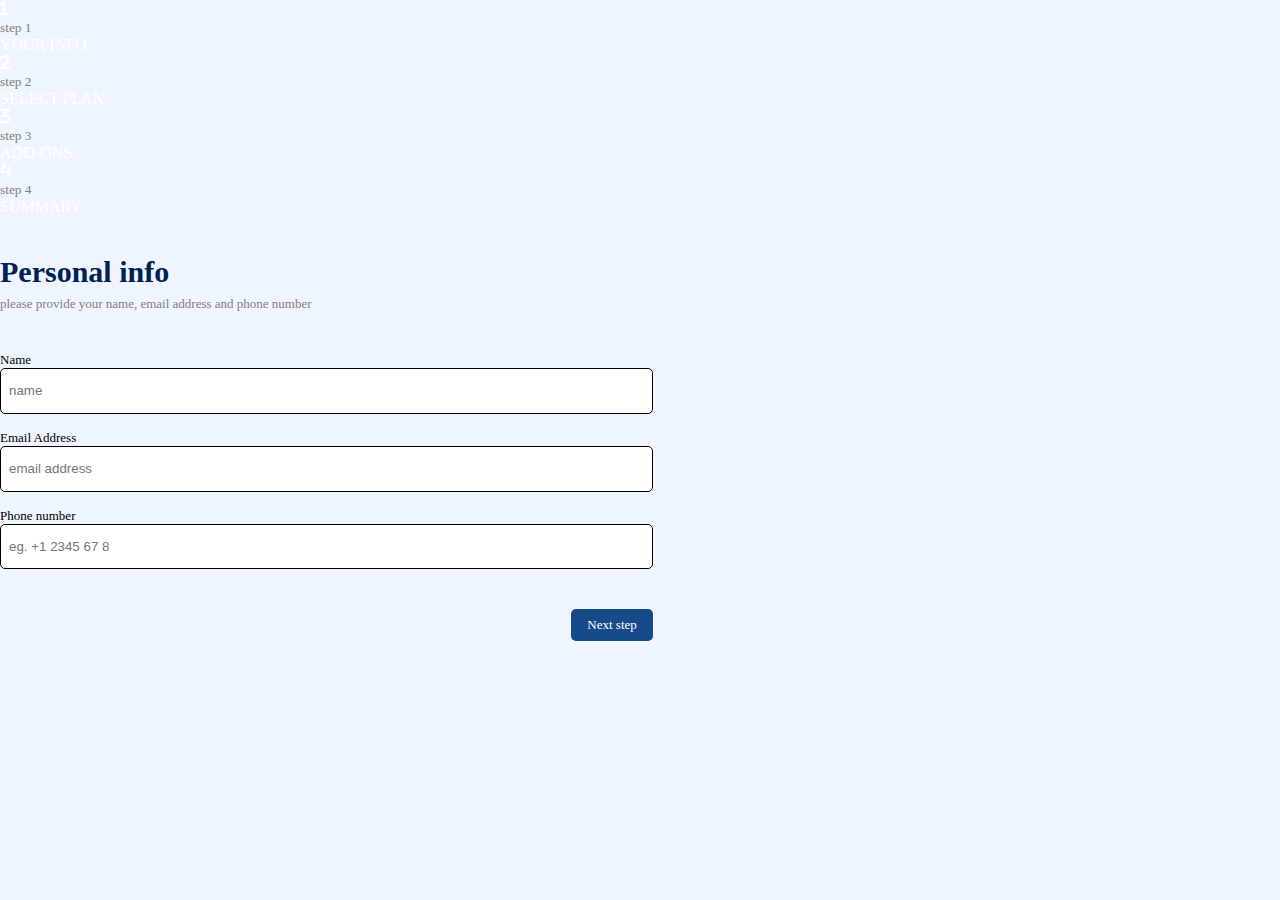
<file: index.html>
<!DOCTYPE html>
<html lang="en">
<head>
    <meta charset="UTF-8">
    <meta name="viewport" content="width=device-width, initial-scale=1.0">
    <title>Document</title>
    <link rel="stylesheet" href="style.css">
    <link rel="stylesheet" href="https://cdnjs.cloudflare.com/ajax/libs/font-awesome/6.7.2/css/all.min.css" integrity="sha512-Evv84Mr4kqVGRNSgIGL/F/aIDqQb7xQ2vcrdIwxfjThSH8CSR7PBEakCr51Ck+w+/U6swU2Im1vVX0SVk9ABhg==" crossorigin="anonymous" referrerpolicy="no-referrer" />
</head>
<body>
    <div class="container_flex">
      <div class="container">
         <div class="container_content">
             <div class="container_left">
                  <div class="container_left_items">
                     <i class="fa-solid fa-1 fa-bounce"></i>
                  <div>
                     <small>step 1</small><br>YOUR INFO
                  </div>
                  </div>
 
                  <div class="container_left_items">
                     <i class="fa-solid fa-2 fa-bounce"></i>
                  <div>
                     <small>step 2</small><br>SELECT PLAN
                  </div>
                  </div>
                  
                  <div class="container_left_items">
                     <i class="fa-solid fa-3 fa-bounce"></i>
                  <div>
                     <small>step 3</small><br>ADD-ONS
                  </div>
                  </div>
                  
                  <div class="container_left_items">
                     <i class="fa-solid fa-4 fa-bounce"></i>
                  <div>
                     <small>step 4</small><br>SUMMARY
                  </div>
                  </div>
             </div>
             <div class="container_right">
                 <div class="container_right_header">
                   <h1>Personal info</h1>
                 </div>
                 <div class="container_right_p">
                   <p>please provide your name, email address and phone number</p>
                 </div>
                 <form action="">
                 <div>
                   <label for="">Name</label>
                 <input type="text" placeholder="name">
                 </div>
                 <div>
                   <label for="">Email Address</label>
                 <input type="text" placeholder="email address">
                 </div>
                 <div>
                   <label for="number">Phone number</label>
                 <input type="" placeholder="eg. +1 2345 67 8">
                 </div>
                 <div class="next_btn">
                  <a href="index2.html" class="btn">Next step</a>
                 </div>
                 </form>
         </div>
         
       </div>
     </div>
    </div>
</body>
</html>
</file>
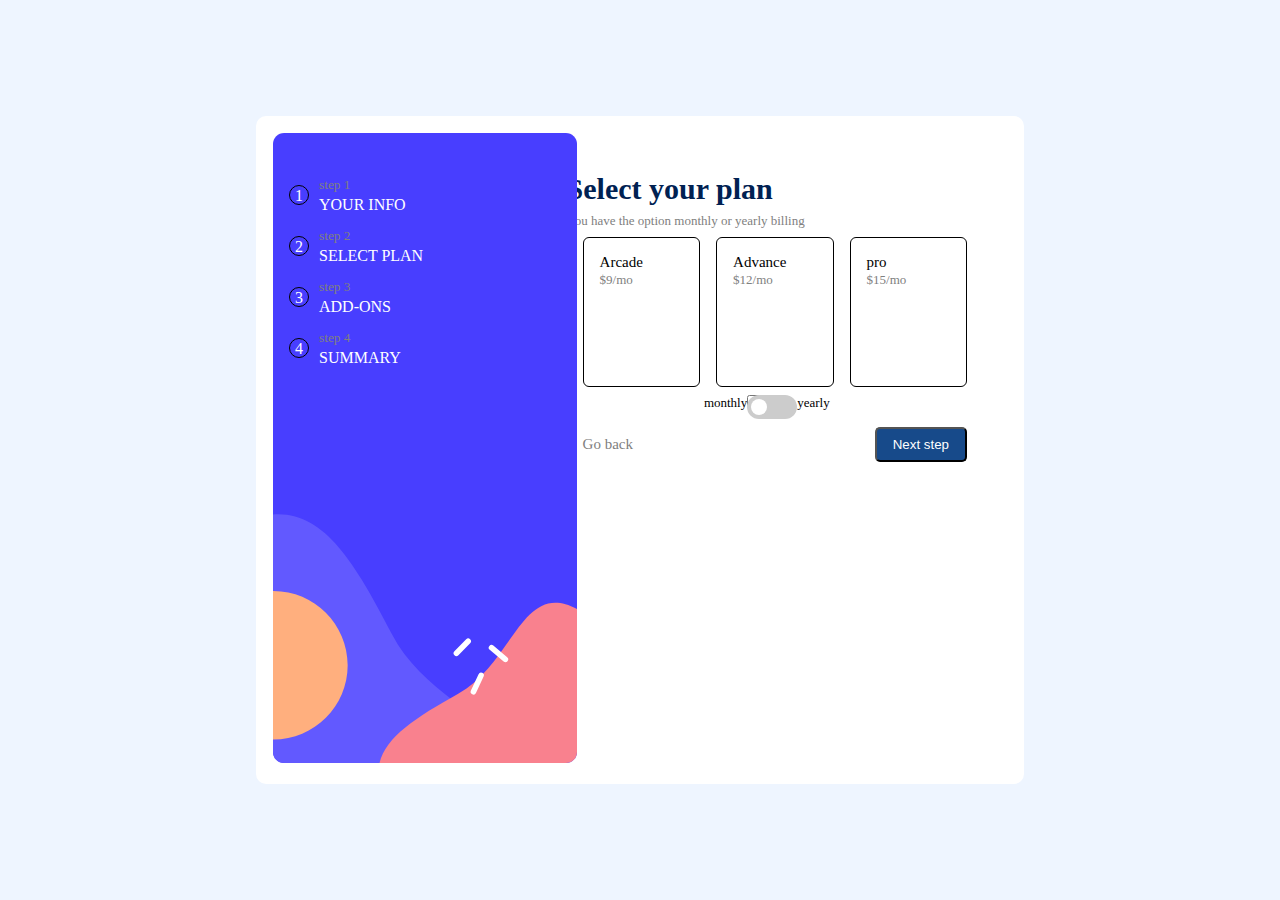
<file: index2.html>
<!DOCTYPE html>
<html lang="en">
  <head>
    <meta charset="UTF-8" />
    <meta name="viewport" content="width=device-width, initial-scale=1.0" />
    <title>Document</title>
    <link rel="stylesheet" href="style2.css" />
  </head>
  <body>
    <main>
      <div class="main_container_all">
        <div class="container_left">
          <img
            src="./images/bg-sidebar-desktop.svg"
            alt=""
            class="desktop_image"
          />
          <img
            src="./images/bg-sidebar-mobile.svg"
            alt=""
            class="mobile_image"
          />
          <div class="container_left_overlay">
            <div class="overlay_one">
              <div class="number">
                <p>1</p>
              </div>
              <div class="sidebar_text">
                <small>step 1</small><br />YOUR INFO
              </div>
            </div>
            <div class="overlay_one">
              <div class="number">
                <p>2</p>
              </div>
              <div class="sidebar_text">
                <small>step 2</small><br />SELECT PLAN
              </div>
            </div>
            <div class="overlay_one">
              <div class="number">
                <p>3</p>
              </div>
              <div class="sidebar_text"><small>step 3</small><br />ADD-ONS</div>
            </div>
            <div class="overlay_one">
              <div class="number">
                <p>4</p>
              </div>
              <div class="sidebar_text"><small>step 4</small><br />SUMMARY</div>
            </div>
          </div>
        </div>
        <div class="container_right">
          <div class="container_right_header">
            <h1>Select your plan</h1>
          </div>
          <div class="container_right_p">
            <p>You have the option monthly or yearly billing</p>
          </div>
          <div class="container_right_box">
            <div class="container_right_box_content">
              <i class="fa-solid fa-puzzle-piece" style="color: #ffd43b"></i>
              <div class="move">
                <p>Arcade</p>
                <span>$9/mo</span>
              </div>
            </div>
            <div class="container_right_box_content">
              <i class="fa-solid fa-dice" style="color: #b54f67"></i>
              <p>Advance</p>
              <span>$12/mo</span>
            </div>
            <div class="container_right_box_content">
              <i class="fa-solid fa-gamepad" style="color: #ffd43b"></i>
              <p>pro</p>
              <span>$15/mo</span>
            </div>
          </div>
          <div class="slider_complete">
            <span class="label_text">monthly</span>
            <label class="switch">
              <input type="checkbox" name="" id="" />
              <span class="slider"></span>
            </label>
            <span class="label_text">yearly</span>
          </div>
          <div class="next_btn">
            <div  class="back_page">
              <a href="index.html">Go back</a>
            </div class="next_page">
            <a href="index3.html" ><button>Next step</button></a>
          </div>
        </div>
      </div>
    </main>
  </body>
</html>
</file>
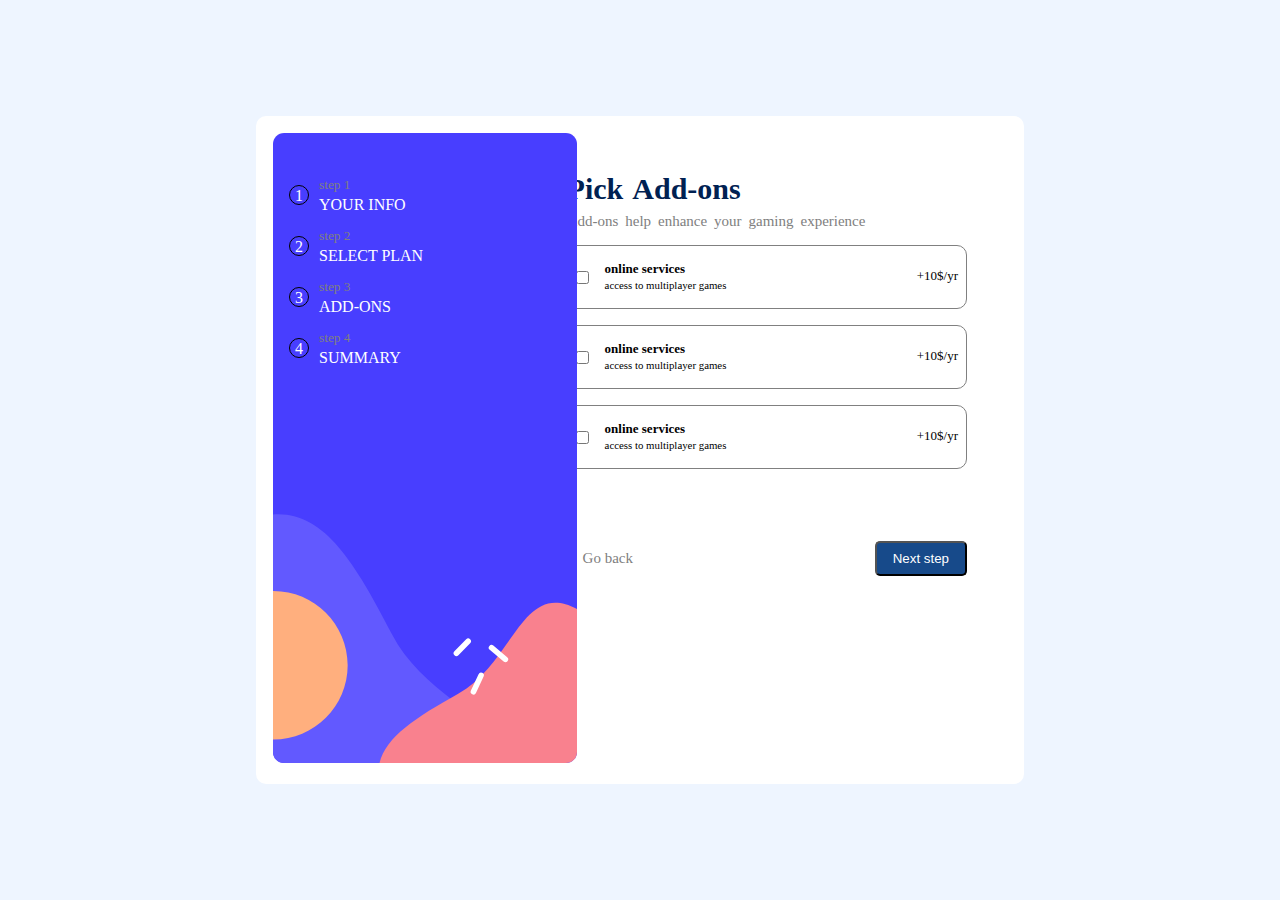
<file: index3.html>
<!DOCTYPE html>
<html lang="en">
  <head>
    <meta charset="UTF-8" />
    <meta name="viewport" content="width=device-width, initial-scale=1.0" />
    <title>Document</title>
    <link rel="stylesheet" href="style3.css" />
  </head>
  <body>
    <main>
      <div class="main_container_all">
        <div class="container_left">
          <img
            src="./images/bg-sidebar-desktop.svg"
            alt=""
            class="desktop_image"
          />
          <img
            src="./images/bg-sidebar-mobile.svg"
            alt=""
            class="mobile_image"
          />
          <div class="container_left_overlay">
            <div class="overlay_one">
              <div class="number">
                <p>1</p>
              </div>
              <div class="sidebar_text">
                <small>step 1</small><br />YOUR INFO
              </div>
            </div>
            <div class="overlay_one">
              <div class="number">
                <p>2</p>
              </div>
              <div class="sidebar_text">
                <small>step 2</small><br />SELECT PLAN
              </div>
            </div>
            <div class="overlay_one">
              <div class="number">
                <p>3</p>
              </div>
              <div class="sidebar_text"><small>step 3</small><br />ADD-ONS</div>
            </div>
            <div class="overlay_one">
              <div class="number">
                <p>4</p>
              </div>
              <div class="sidebar_text"><small>step 4</small><br />SUMMARY</div>
            </div>
          </div>
        </div>
        <div class="container_right">
          <div class="container_right_header">
            <p>Pick Add-ons</p>
          </div>
          <div class="container_right_p">
            <p>Add-ons help enhance your gaming experience</p>
          </div>
          <div class="container_right_box_content">
            <div class="container_right_box">
              <div class="right_box_half">
                  <input type="checkbox">
                <div class="right_box_half_c">
                  <p><b>online services</b> <br><small>access to multiplayer games</small></p>
                </div>
              </div>
              <div>
                  <p>+10$/yr</p>
              </div>
          </div>
          </div>
          <div class="container_right_box">
            <div class="right_box_half">
                <input type="checkbox">
            <div class="right_box_half_c">
                <p><b>online services</b> <br><small>access to multiplayer games</small></p>
            </div>
            </div>
            <div>
                <p>+10$/yr</p>
            </div>
        </div>
        <div class="container_right_box_content">
            <div class="container_right_box">
                <div class="right_box_half">
                    <input type="checkbox">
                <div class="right_box_half_c">
                    <p><b>online services</b> <br><small>access to multiplayer games</small></p>
                </div>
                </div>
                <div>
                    <p>+10$/yr</p>
                </div>
            </div>
        </div>
        <div class="next_btn">
          <div  class="back_page">
            <a href="index2.html">Go back</a>
          </div class="next_page">
          <a href="index4.html" ><button>Next step</button></a>
        </div>
        </div>
      </div>
    </main>
  </body>
</html>
</file>
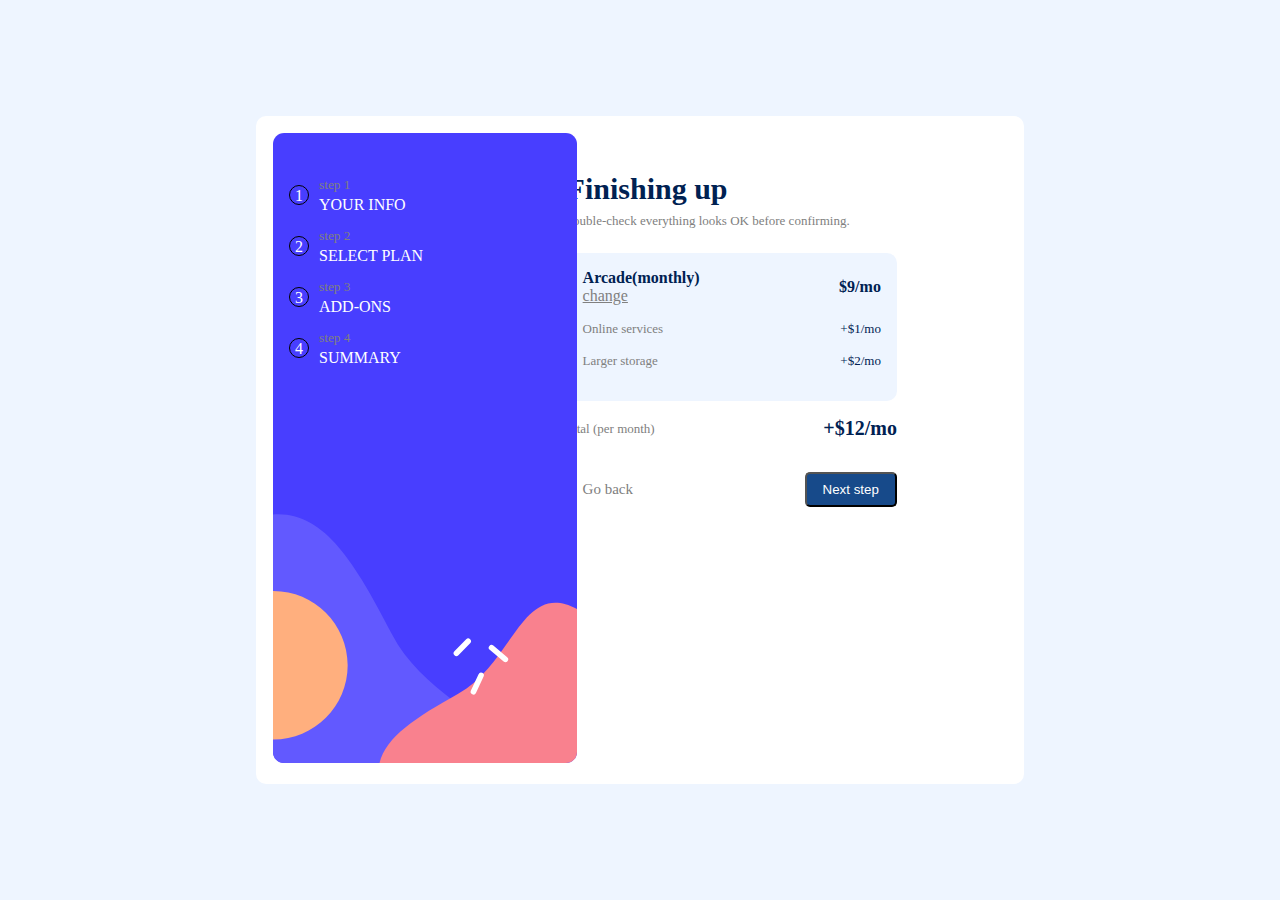
<file: index4.html>
<!DOCTYPE html>
<html lang="en">
  <head>
    <meta charset="UTF-8" />
    <meta name="viewport" content="width=device-width, initial-scale=1.0" />
    <title>Document</title>
    <link rel="stylesheet" href="style4.css" />
  </head>
  <body>
    <main>
      <div class="main_container_all">
        <div class="container_left">
          <img
            src="./images/bg-sidebar-desktop.svg"
            alt=""
            class="desktop_image"
          />
          <img
            src="./images/bg-sidebar-mobile.svg"
            alt=""
            class="mobile_image"
          />
          <div class="container_left_overlay">
            <div class="overlay_one">
              <div class="number">
                <p>1</p>
              </div>
              <div class="sidebar_text">
                <small>step 1</small><br />YOUR INFO
              </div>
            </div>
            <div class="overlay_one">
              <div class="number">
                <p>2</p>
              </div>
              <div class="sidebar_text">
                <small>step 2</small><br />SELECT PLAN
              </div>
            </div>
            <div class="overlay_one">
              <div class="number">
                <p>3</p>
              </div>
              <div class="sidebar_text"><small>step 3</small><br />ADD-ONS</div>
            </div>
            <div class="overlay_one">
              <div class="number">
                <p>4</p>
              </div>
              <div class="sidebar_text"><small>step 4</small><br />SUMMARY</div>
            </div>
          </div>
        </div>
        <div class="container_right">
          <div class="container_right_header">
            <h1>Finishing up</h1>
          </div>
          <div class="container_right_p">
            <p>double-check everything looks OK before confirming.</p>
          </div>
          <div class="summary">
            <div class="summary_content">
                <p class="summary_p_first">Arcade(monthly) <br><span class="summary_p"> change</span></p>
                <div class="summary_p_first">
                    $9/mo
                </div>
            </div>
            <!-- <hr style=" width:75%; display: flex; justify-content: center;"> -->
            <div class="summary_content">
                <p class="summary_p">Online services</p>
                <div class="summary_p_second">
                    <p>+$1/mo</p>
                </div>
            </div>
            <div class="summary_content">
                <p class="summary_p">Larger storage</p>
                <div class="summary_p_second">
                    <p>+$2/mo</p>
                </div>
            </div>
          </div>
          <div class="summary_total">
            <p class="summary_p">total (per month)</p>
            <div class="summaty_total_price">
                <p>+$12/mo</p>
            </div>
          </div>
          <div class="next_btn_desktop">
            <div  class="back_page">
              <a href="index3.html">Go back</a>
            </div class="next_page">
            <a href="index5.html" ><button>Next step</button></a>
          </div>
        </div>
      </div>
      <div class="next_btn_mobile">
        <div  class="back_page">
          <a href="index3.html">Go back</a>
        </div class="next_page">
        <a href="index5.html" ><button>Next step</button></a>
      </div>
    </main>
  </body>
</html>
</file>
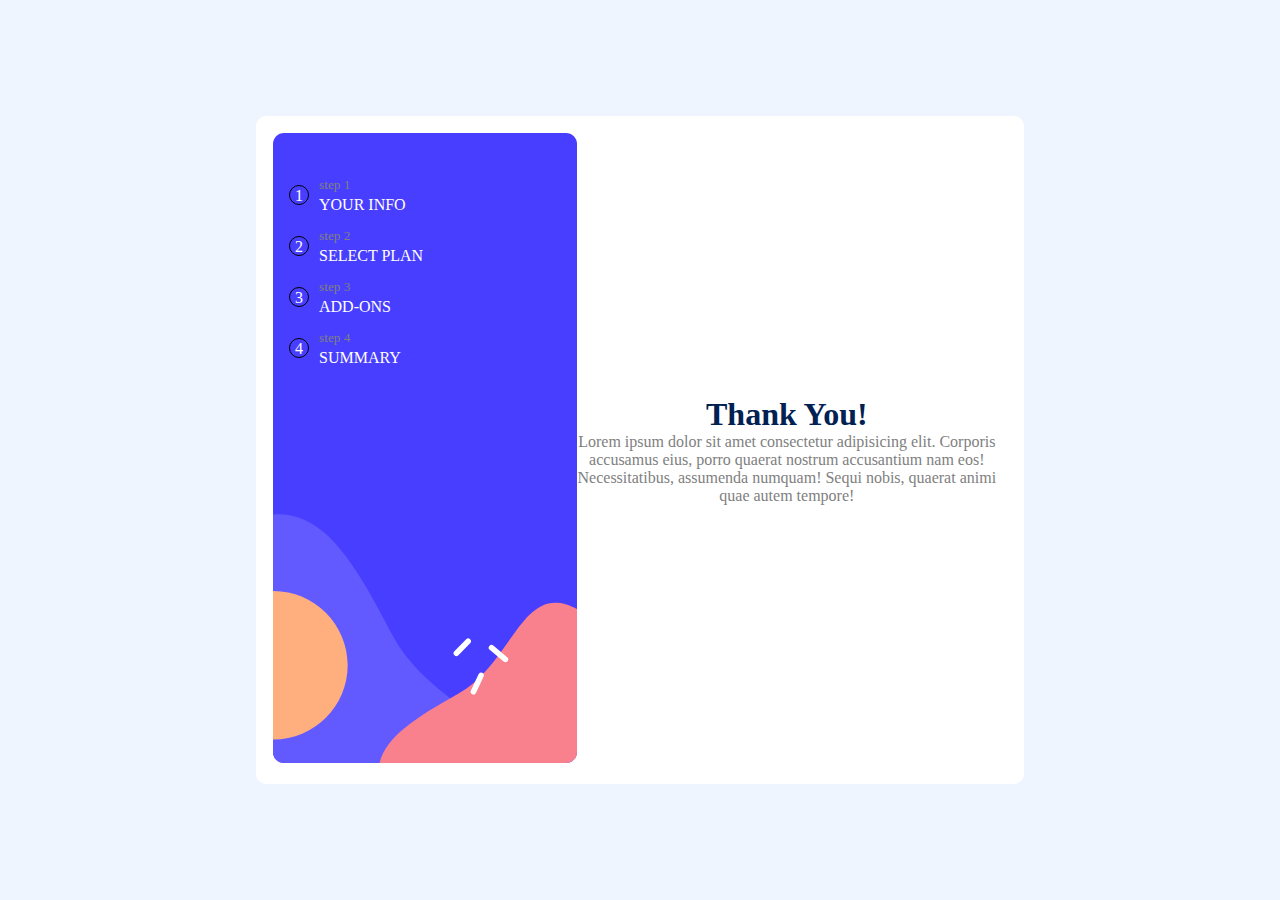
<file: index5.html>
<!DOCTYPE html>
<html lang="en">
  <head>
    <meta charset="UTF-8" />
    <meta name="viewport" content="width=device-width, initial-scale=1.0" />
    <title>Document</title>
    <link rel="stylesheet" href="style5.css" />
  </head>
  <body>
    <main>
      <div class="main_container_all">
        <div class="container_left">
          <img
            src="./images/bg-sidebar-desktop.svg"
            alt=""
            class="desktop_image"
          />
          <img
            src="./images/bg-sidebar-mobile.svg"
            alt=""
            class="mobile_image"
          />
          <div class="container_left_overlay">
            <div class="overlay_one">
              <div class="number">
                <p>1</p>
              </div>
              <div class="sidebar_text">
                <small>step 1</small><br />YOUR INFO
              </div>
            </div>
            <div class="overlay_one">
              <div class="number">
                <p>2</p>
              </div>
              <div class="sidebar_text">
                <small>step 2</small><br />SELECT PLAN
              </div>
            </div>
            <div class="overlay_one">
              <div class="number">
                <p>3</p>
              </div>
              <div class="sidebar_text"><small>step 3</small><br />ADD-ONS</div>
            </div>
            <div class="overlay_one">
              <div class="number">
                <p>4</p>
              </div>
              <div class="sidebar_text"><small>step 4</small><br />SUMMARY</div>
            </div>
          </div>
        </div>
        <div class="container_right">
            <h1>Thank You!</h1>
            <p>Lorem ipsum dolor sit amet consectetur adipisicing elit. Corporis accusamus eius, porro quaerat nostrum accusantium nam eos! Necessitatibus, assumenda numquam! Sequi nobis, quaerat animi quae autem tempore!</p>
        </div>
      </div>
    </main>
  </body>
</html>
</file>
<file: style.css>
* {
  padding: 0;
  margin: 0;
  box-sizing: border-box;
}

body {
  background-color: #eef5ff;
}

main {
  display: flex;
  justify-content: center;
  align-items: center;
  height: 100vh;
}

.main_container_all {
  display: flex;
  justify-content: space-between;
  background-color: white;
  padding: 17px;
  border-radius: 10px;
  width: 60%;
}

.container_left {
  position: relative;
  width: 30%;
  color: white;
}

.desktop_image {
  width: fit-content;
  height: 70vh;
}

.mobile_image {
  display: none;
}

.container_right {
  width: 60%;
}

.overlay_one {
  display: flex;
  align-items: center;
  gap: 10px;
  /* justify-content: center; */
}

.container_left_overlay {
  display: flex;
  flex-direction: column;
  position: absolute;
  top: 25px;
  padding: 1rem;
  gap: 10px;
  line-height: 20px;
}

.container_left small {
  color: grey;
}

.number {
  width: 20px;
  height: 20px;
  border: 1px solid black;
  text-align: center;
  border-radius: 50%;
}

.container_right {
  font-size: 13px;
  padding-top: 2.5rem;
  width: 60%;
}

.container_right_header {
  color: #002152;
  font-size: 15px;
  font-weight: 900;
}

.container_right_p {
  color: gray;
}

.container_right_header,
.container_right_p {
  line-height: 2rem;
}

.container_right form {
  margin-top: 2rem;
  width: 100%;
}

.container_right form label {
  display: block;
  margin-top: 0.5rem;
}

.container_right input {
  width: 85%;
  padding: 0.9rem 2rem 0.9rem 0.5rem;
  border-radius: 5px;
  margin-bottom: 8px;
  border: 1px solid black;
  /* border: gray; */
}

.next_btn {
  display: flex;
  justify-content: flex-end;
  align-items: flex-end;
  width: 85%;
}

.btn {
  padding: 0.5rem 1rem;
  border-radius: 5px;
  background-color: #174a8a;
  color: white;
  margin-top: 2rem;
}

.next_btn a {
  text-decoration: none;
}

@media (max-width:930px){
  main{
    background-image: url(images/bg-sidebar-mobile.svg);
    background-repeat: no-repeat;
}
  .main_container_all{
      width: 90%;
      height: 70vh;
  }
  .container_left{
      display: none;
  }
  .container_right{
      width: 100%;
      padding: 0;
  }
  .container_right input{
    width: 100%;
    border-radius: 0;
    padding: 0.7rem 2rem 0.7rem 0.5rem;
  }
  .next_btn{
    width: 100%;
    margin-top: 2rem;
  }
}
</file>
<file: style2.css>
*{
    margin: 0;
    padding: 0;
    box-sizing: border-box;
}

body {
    background-color: #eef5ff;
  }
  
  main {
    display: flex;
    justify-content: center;
    align-items: center;
    height: 100vh;
  }
  
  .main_container_all {
    display: flex;
    justify-content: space-between;
    background-color: white;
    padding: 17px;
    border-radius: 10px;
    width: 60%;
  }
  
  .container_left {
    position: relative;
    width: 30%;
    color: white;
  }

  .container_left_overlay {
    display: flex;
    flex-direction: column;
    position: absolute;
    top: 25px;
    padding: 1rem;
    gap: 10px;
    line-height: 20px;
  }

  .overlay_one {
    display: flex;
    align-items: center;
    gap: 10px;
    /* justify-content: center; */
  }
  
  .container_left small {
    color: grey;
  }
  
  .number {
    width: 20px;
    height: 20px;
    border: 1px solid black;
    text-align: center;
    border-radius: 50%;
  }
  
  
  .desktop_image {
    width: fit-content;
    height: 70vh;
  }
  
  .mobile_image {
    display: none;
  }

  .container_right {
    font-size: 13px;
    padding: 2.5rem 2.5rem 0 0;
    width: 60%;
    height: max-content;
  }
  
  .container_right_header {
    color: #002152;
    font-size: 15px;
    font-weight: 900;
  }
  
  .container_right_p {
    color: gray;
  }
  
  .container_right_header,
  .container_right_p {
    line-height: 2rem;
    /* word-spacing: .2rem; */
  }
  
  .container_right_box{
    display: flex;
  align-items: center;
  }
  
  .container_right_box_content{
    width: 150px;
    height: 150px;
    border: 1px solid black;
    border-radius: 6px;
    margin-left: 1rem;
    padding: 1rem;
    font-size: 15px;
  }
  
  .container_right_box_content span{
    font-size: 13px;
    color: gray;
  }
  
  .container_right_box_content i{
    /* width: 100%; */
    font-size: 30px;
  }
  
  /* * Hide default checkbox */ */
  .switch input {
    display: none;
  }
  
  /* The switch container */
  .switch {
    position: relative;
    display: inline-block;
    width: 50px;
    height: 24px;
  }
  
  /* The slider */
  
  .slider {
    position: absolute;
    cursor: pointer;
    top: 0;
    left: 0;
    right: 0;
    bottom: 0;
    background-color: #ccc;
    transition: 0.4s;
    border-radius: 24px;
  }
  
  /* The circle inside the slider */
  .slider::before {
    content: "";
    position: absolute;
    height: 16px;
    width: 16px;
    left: 4px;
    bottom: 4px;
    background-color: white;
    transition: 0.4s;
    border-radius: 50%;
  }
  
  /* When checkbox is checked */
  input:checked + .slider {
    background-color: #0033cc;
  }
  
  input:checked + .slider::before {
    transform: translateX(26px);
  }
  /* Text styling */
  .label-text {
    margin-left: 8px;
    font-size: 16px;
    font-weight: bold;
    color:#666;
  }
  
  .slider_complete{
    display: flex;
    justify-content: center;
    margin: .5rem 0;
  }

  .next_btn {
    display: flex;
    justify-content: space-between;
    align-items: center;
  }
  
  .next_btn button {
    padding: 0.5rem 1rem;
    border-radius: 5px;
    background-color: #174a8a;
    color: white;
    /* margin-top: 2rem; */
  }
  
  .back_page a{
    padding: 0.5rem 1rem;
    border-radius: 5px;
    /* background-color: red; */
    color: gray;
    text-decoration: none;
    font-size: 15px;
  }
  

  @media (max-width:930px){
    main{
      background-image: url(images/bg-sidebar-mobile.svg);
      background-repeat: no-repeat;
  }
    .main_container_all{
        width: 90%;
        height: 70vh;
    }
    .container_left{
        display: none;
    }
    .container_right{
        width: 100%;
        padding: 0;
    }
    .container_right_box{
      flex-direction: column;
    }
    .container_right_box_content{
      width: 100%;
      height: 75px;
      margin-bottom: 1rem;
    }
  
  }
</file>
<file: style3.css>
* {
  margin: 0;
  padding: 0;
  box-sizing: border-box;
}

body {
  background-color: #eef5ff;
}

main {
  display: flex;
  justify-content: center;
  align-items: center;
  height: 100vh;
}

.main_container_all {
  display: flex;
  justify-content: space-between;
  background-color: white;
  padding: 17px;
  border-radius: 10px;
  width: 60%;
}

.container_left {
  position: relative;
  width: 30%;
  color: white;
}

.container_left_overlay {
  display: flex;
  flex-direction: column;
  position: absolute;
  top: 25px;
  padding: 1rem;
  gap: 10px;
  line-height: 20px;
}

.overlay_one {
  display: flex;
  align-items: center;
  gap: 10px;
  /* justify-content: center; */
}

.container_left small {
  color: grey;
}

.number {
  width: 20px;
  height: 20px;
  border: 1px solid black;
  text-align: center;
  border-radius: 50%;
}

.desktop_image {
  width: fit-content;
  height: 70vh;
}

.mobile_image {
  display: none;
}

.container_right {
  font-size: 13px;
  padding: 2.5rem 2.5rem 0 0;
  width: 60%;
  display: flex;
  flex-direction: column;
  /* height: 550px; */
}

.container_right_header {
  color: #002152;
  font-size: 30px;
  font-weight: 900;
}

.container_right_p {
  color: gray;
  font-size: 15px;
}

.container_right_header,
.container_right_p {
  line-height: 2rem;
  word-spacing: .2rem;
}

.container_right_box {
  display: flex;
  justify-content: space-between;
  /* width: 100%; */
  border: 1px solid gray;
  height: 4rem;
  border-radius: 10px;
  padding: 1.4rem 0.5rem;
  margin: .5rem 0;
}

.right_box_half {
  display: flex;
  align-items: center;
  gap: 1rem;
}

.next_btn {
  display: flex;
  justify-content: space-between;
  align-items: center;
  margin-top: 4rem;
  /* height: 100Vh; */

}

.next_btn button {
  padding: 0.5rem 1rem;
  border-radius: 5px;
  background-color: #174a8a;
  color: white;
  /* margin-top: 2rem; */
}

.back_page a{
  padding: 0.5rem 1rem;
  border-radius: 5px;
  /* background-color: red; */
  color: gray;
  text-decoration: none;
  font-size: 15px;
}

@media (max-width:930px){
  main{
    background-image: url(images/bg-sidebar-mobile.svg);
    background-repeat: no-repeat;
}
  .main_container_all{
      width: 90%;
      height: 70vh;
  }
  .container_left{
      display: none;
  }
  .container_right{
      width: 100%;
      padding: 0;
  }
}
</file>
<file: style4.css>
* {
    padding: 0;
    margin: 0;
    box-sizing: border-box;
  }
  
  body {
    background-color: #eef5ff;
  }
  
  main {
    display: flex;
    justify-content: center;
    align-items: center;
    height: 100vh;
  }
  
  .main_container_all {
    display: flex;
    justify-content: space-between;
    background-color: white;
    padding: 17px;
    border-radius: 10px;
    width: 60%;
  }
  
  .container_left {
    position: relative;
    width: 30%;
    color: white;
  }
  
  .desktop_image {
    width: fit-content;
    height: 70vh;
  }
  
  .mobile_image {
    display: none;
  }
  
  .container_right {
    width: 60%;
  }
  
  .overlay_one {
    display: flex;
    align-items: center;
    gap: 10px;
    /* justify-content: center; */
  }
  
  .container_left_overlay {
    display: flex;
    flex-direction: column;
    position: absolute;
    top: 25px;
    padding: 1rem;
    gap: 10px;
    line-height: 20px;
  }
  
  .container_left small {
    color: grey;
  }
  
  .number {
    width: 20px;
    height: 20px;
    border: 1px solid black;
    text-align: center;
    border-radius: 50%;
  }
  
  .container_right {
    font-size: 13px;
    padding-top: 2.5rem;
    width: 60%;
  }
  
  .container_right_header {
    color: #002152;
    font-size: 15px;
    font-weight: 900;
  }
  
  .container_right_p {
    color: gray;
  }
  
  .container_right_header,
  .container_right_p {
    line-height: 2rem;
  }

  .summary{
    width: 75%;
    margin: 1rem  0;
    background-color: #EEF5FF;
    padding: 1rem;
    border-radius: 10px;
  }

  .summary_content{
    display: flex;
    justify-content: space-between;
    align-items: center;
    margin-bottom: 1rem;
  }

  .summary_p{
    color: gray;
  }

  .summary_p_first{
    color: #002152;
    font-size: 16px;
    font-weight: 800;
  }

  .summary_p_first span{
    text-decoration: underline;
    font-weight: normal;
  }

.summary_p_second{
  color: #002152;
}

  .summary_total{
    display: flex;
    justify-content: space-between;
    align-items: center;
    margin-bottom: 1rem;
    width: 75%;
  }

  .summaty_total_price{
    font-size: 20px;
    color: #002152;
    font-weight: 800;
  }

  .next_btn_desktop {
    display: flex;
    justify-content: space-between;
    align-items: center;
    margin-top: 2rem;
    width: 75%;
  }
  
  .next_btn_desktop button {
    padding: 0.5rem 1rem;
    border-radius: 5px;
    background-color: #174a8a;
    color: white;
    /* margin-top: 2rem; */
  }
  
  .back_page a{
    padding: 0.5rem 1rem;
    border-radius: 5px;
    /* background-color: red; */
    color: gray;
    text-decoration: none;
    font-size: 15px;
  }

  .next_btn_mobile{
    display: none;
  }


  @media (max-width:930px){
    main{
      background-image: url(images/bg-sidebar-mobile.svg);
      background-repeat: no-repeat;
  }
    .main_container_all{
        width: 90%;
        height: 70vh;
    }
    .container_left{
        display: none;
    }
    .container_right{
        width: 100%;
        padding: 0;
    }
    .summary{
      width: 100%;
    }
    .summary_total{
      width: 100%;
    }
    .next_btn {
      justify-content: end;
      align-items: center;
    }

    .next_btn_desktop{
      display: none;
    }
    main{
      display: flex;
      flex-direction: column;
    }
    .next_btn_mobile {
      display: flex;
      justify-content: space-between;
      align-items: center;
      margin-top: 2rem;
      width: 80%;
    }
  
    .next_btn_mobile button {
      padding: 0.5rem 1rem;
      border-radius: 5px;
      background-color: #174a8a;
      color: white;
    }
  }
</file>
<file: style5.css>
* {
    padding: 0;
    margin: 0;
    box-sizing: border-box;
  }
  
  body {
    background-color: #eef5ff;
  }
  
  main {
    display: flex;
    justify-content: center;
    align-items: center;
    height: 100vh;
  }
  
  .main_container_all {
    display: flex;
    justify-content: space-between;
    background-color: white;
    padding: 17px;
    border-radius: 10px;
    width: 60%;
  }
  
  .container_left {
    position: relative;
    width: 30%;
    color: white;
  }
  
  .desktop_image {
    width: fit-content;
    height: 70vh;
  }
  
  .mobile_image {
    display: none;
  }
  
  .container_right {
    width: 60%;
  }
  
  .overlay_one {
    display: flex;
    align-items: center;
    gap: 10px;
    /* justify-content: center; */
  }
  
  .container_left_overlay {
    display: flex;
    flex-direction: column;
    position: absolute;
    top: 25px;
    padding: 1rem;
    gap: 10px;
    line-height: 20px;
  }
  
  .container_left small {
    color: grey;
  }
  
  .number {
    width: 20px;
    height: 20px;
    border: 1px solid black;
    text-align: center;
    border-radius: 50%;
    
  }
  
  .container_right{
    width: 60%;
    display: flex;
    flex-direction: column;
    align-items: center;
    justify-content: center;
    text-align: center;
    color: gray;
  }

  .container_right h1{
    color: #002152;
  }

  @media (max-width:930px){
    main{
        background-image: url(images/bg-sidebar-mobile.svg);
        background-repeat: no-repeat;
    }
    .main_container_all{
        width: 90%;
        height: 70vh;
    }
    .container_left{
        display: none;
    }
    .container_right{
        width: 100%;
        padding: 0;
    }
    .mobile_image{
        display: block;
    }
  }
</file>
